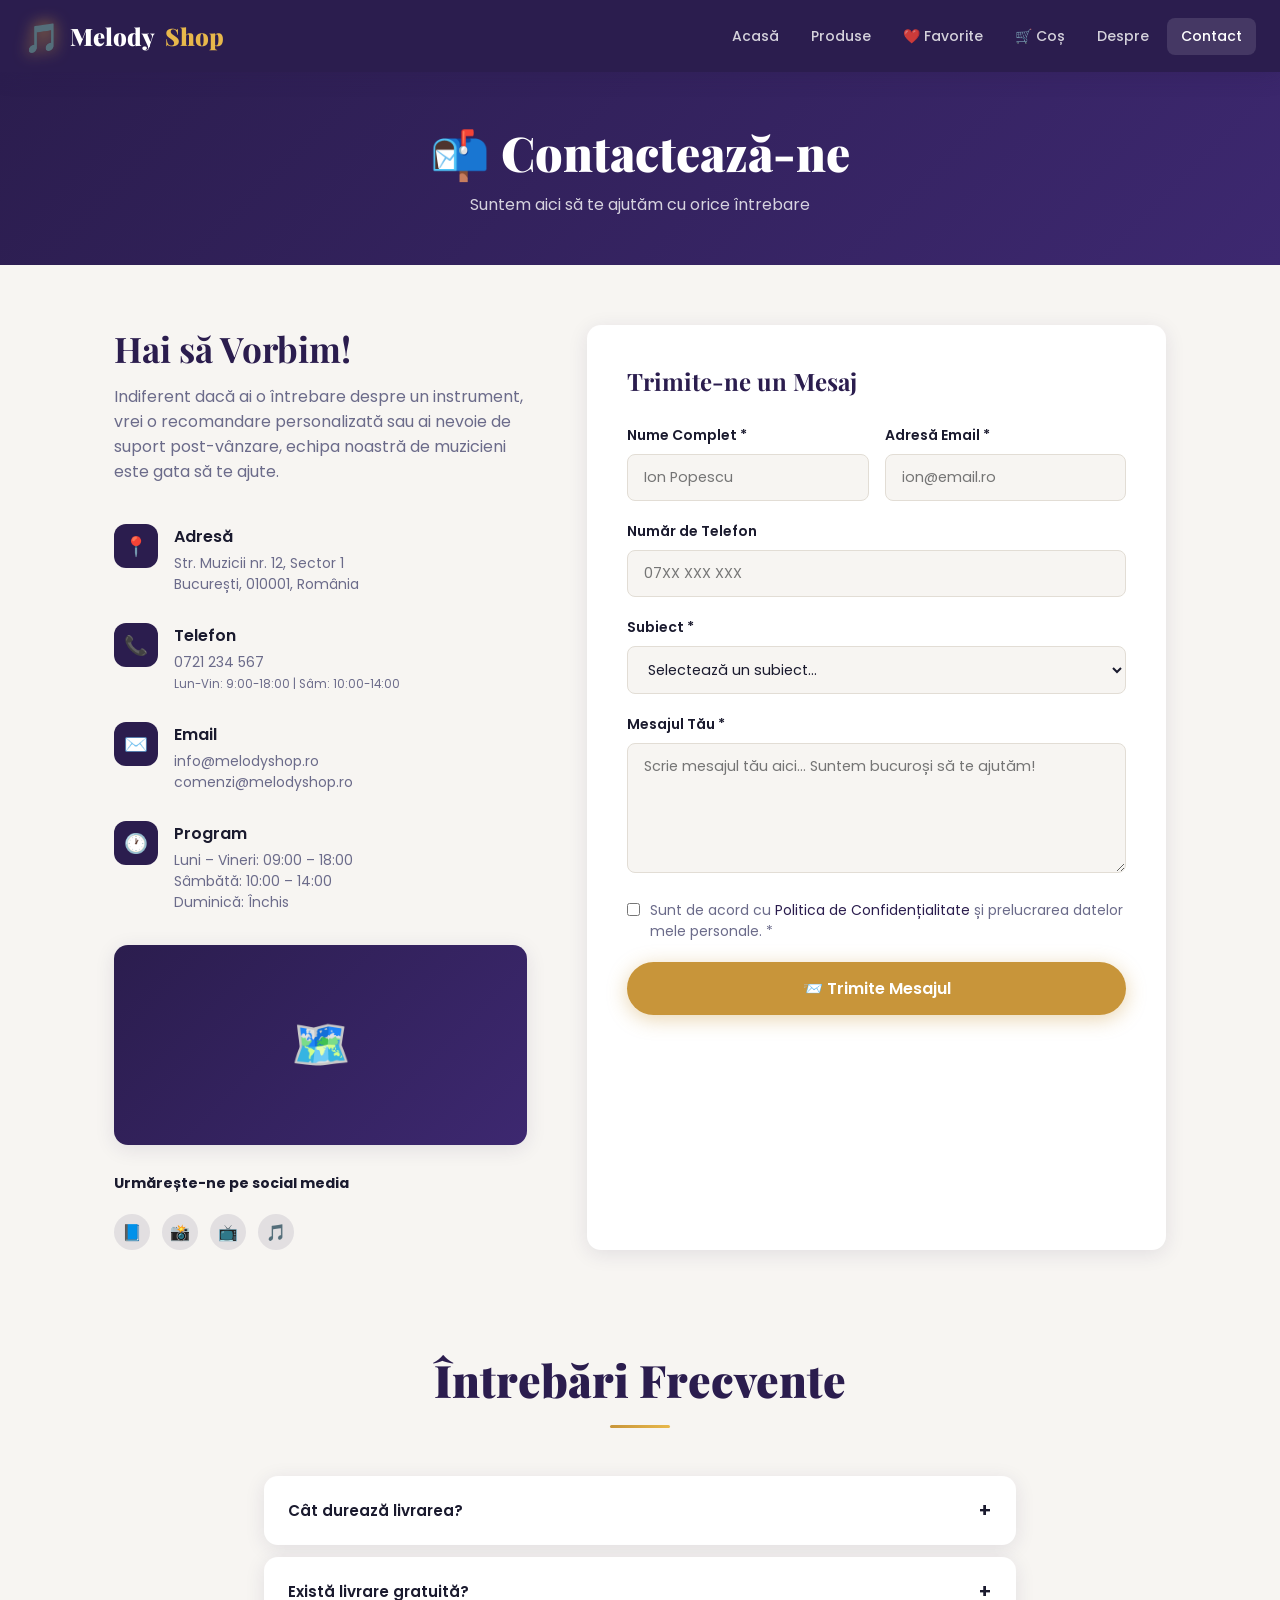
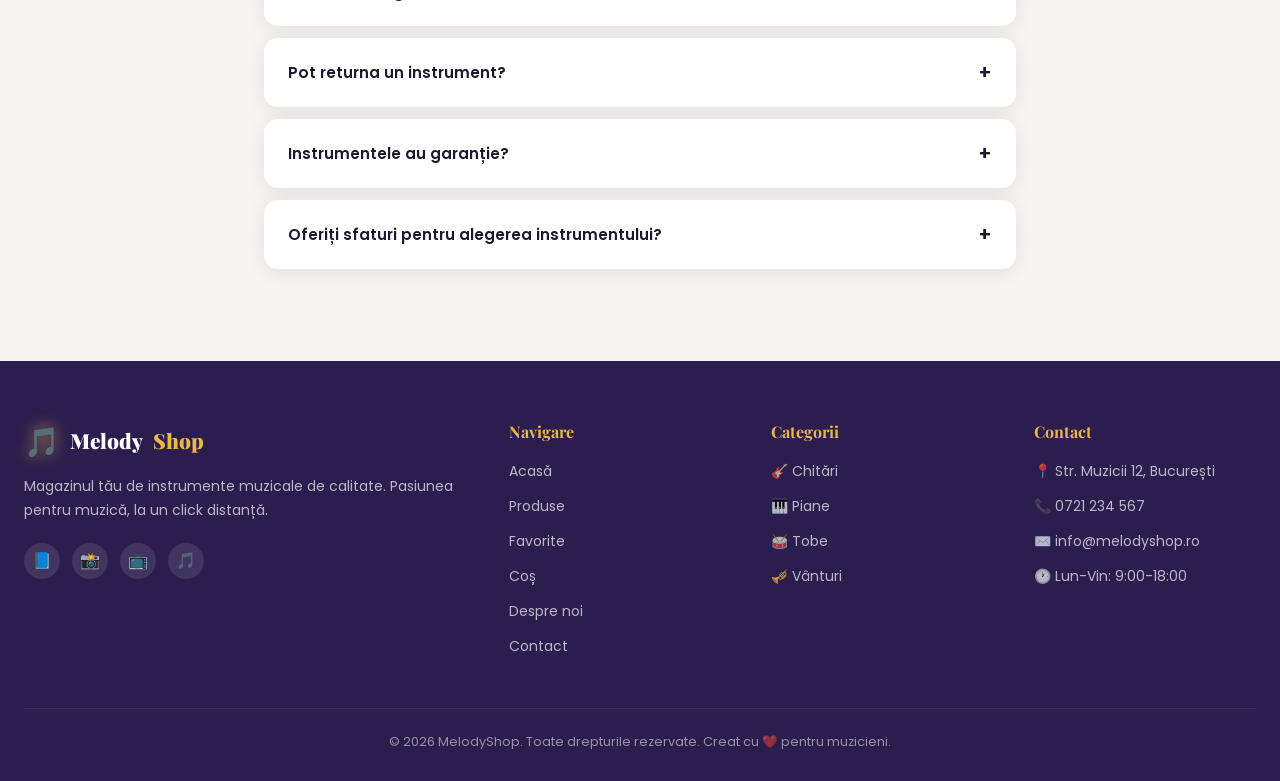
<file: contact.html>
<!DOCTYPE html>
<html lang="ro">
<head>
  <meta charset="UTF-8">
  <meta name="viewport" content="width=device-width, initial-scale=1.0">
  <title>Contact – MelodyShop</title>
  <link rel="stylesheet" href="style.css">
  <link rel="stylesheet" href="responsive.css">
</head>
<body>

<main>
  <div class="page-title-bar">
    <h1>📬 Contactează-ne</h1>
    <p>Suntem aici să te ajutăm cu orice întrebare</p>
  </div>

  <div class="contact-layout">
    <!-- CONTACT INFO -->
    <div class="contact-info">
      <h1>Hai să Vorbim!</h1>
      <p>Indiferent dacă ai o întrebare despre un instrument, vrei o recomandare personalizată sau ai nevoie de suport post-vânzare, echipa noastră de muzicieni este gata să te ajute.</p>
      
      <div class="contact-item">
        <div class="contact-icon">📍</div>
        <div class="contact-item-text">
          <h4>Adresă</h4>
          <p>Str. Muzicii nr. 12, Sector 1<br>București, 010001, România</p>
        </div>
      </div>
      
      <div class="contact-item">
        <div class="contact-icon">📞</div>
        <div class="contact-item-text">
          <h4>Telefon</h4>
          <p>0721 234 567<br><small style="color:var(--text-muted);">Lun-Vin: 9:00-18:00 | Sâm: 10:00-14:00</small></p>
        </div>
      </div>
      
      <div class="contact-item">
        <div class="contact-icon">✉️</div>
        <div class="contact-item-text">
          <h4>Email</h4>
          <p>info@melodyshop.ro<br>comenzi@melodyshop.ro</p>
        </div>
      </div>
      
      <div class="contact-item">
        <div class="contact-icon">🕐</div>
        <div class="contact-item-text">
          <h4>Program</h4>
          <p>Luni – Vineri: 09:00 – 18:00<br>Sâmbătă: 10:00 – 14:00<br>Duminică: Închis</p>
        </div>
      </div>
      
      <div class="contact-map">
        🗺️
      </div>
      
      <div style="margin-top: 28px;">
        <h4 style="margin-bottom: 12px; font-size: 0.875rem;">Urmărește-ne pe social media</h4>
        <div class="footer-social">
          <a href="#" class="social-btn" aria-label="Facebook" style="background: rgba(43,29,78,0.1);">📘</a>
          <a href="#" class="social-btn" aria-label="Instagram" style="background: rgba(43,29,78,0.1);">📸</a>
          <a href="#" class="social-btn" aria-label="YouTube" style="background: rgba(43,29,78,0.1);">📺</a>
          <a href="#" class="social-btn" aria-label="TikTok" style="background: rgba(43,29,78,0.1);">🎵</a>
        </div>
      </div>
    </div>
    
    <!-- CONTACT FORMULAR -->
    <div class="contact-form-wrap">
      <h2>Trimite-ne un Mesaj</h2>
      
      <div id="formSuccess" class="form-success">
        <span>✅</span>
        <strong>Mesaj trimis cu succes!</strong>
        <p style="margin-top:8px; font-size:0.875rem; color: #2e7d32;">Îți mulțumim pentru mesaj! Te vom contacta în cel mult 24 de ore.</p>
      </div>
      
      <form id="contactForm" novalidate>
        <div class="form-row">
          <div class="form-group" id="grpNume">
            <label for="inpNume">Nume Complet *</label>
            <input type="text" id="inpNume" placeholder="Ion Popescu" autocomplete="name">
            <div class="form-error">Te rugăm să introduci numele tău.</div>
          </div>
          <div class="form-group" id="grpEmail">
            <label for="inpEmail">Adresă Email *</label>
            <input type="email" id="inpEmail" placeholder="ion@email.ro" autocomplete="email">
            <div class="form-error">Te rugăm să introduci un email valid.</div>
          </div>
        </div>
        
        <div class="form-group" id="grpTel">
          <label for="inpTel">Număr de Telefon</label>
          <input type="tel" id="inpTel" placeholder="07XX XXX XXX" autocomplete="tel">
        </div>
        
        <div class="form-group" id="grpSubiect">
          <label for="inpSubiect">Subiect *</label>
          <select id="inpSubiect">
            <option value="">Selectează un subiect...</option>
            <option>Informații despre un produs</option>
            <option>Comandă și livrare</option>
            <option>Retur și garanție</option>
            <option>Suport tehnic</option>
            <option>Colaborare / Parteneriat</option>
            <option>Altele</option>
          </select>
          <div class="form-error">Te rugăm să selectezi un subiect.</div>
        </div>
        
        <div class="form-group" id="grpMesaj">
          <label for="inpMesaj">Mesajul Tău *</label>
          <textarea id="inpMesaj" placeholder="Scrie mesajul tău aici... Suntem bucuroși să te ajutăm!"></textarea>
          <div class="form-error">Te rugăm să introduci un mesaj (minim 10 caractere).</div>
        </div>
        
        <div style="display: flex; align-items: flex-start; gap: 10px; margin-bottom: 20px; font-size: 0.875rem; color: var(--text-muted);">
          <input type="checkbox" id="gdpr" style="margin-top: 3px; accent-color: var(--primary);">
          <label for="gdpr">Sunt de acord cu <a href="#" style="color: var(--primary);">Politica de Confidențialitate</a> și prelucrarea datelor mele personale. *</label>
        </div>
        <div id="grpGdpr" style="display:none; color: #e05252; font-size: 0.8rem; margin-bottom: 12px;">⚠️ Trebuie să accepți termenii pentru a trimite mesajul.</div>
        
        <button type="submit" class="btn-primary" style="width: 100%; justify-content: center; border: none; font-size: 1rem;">
          📨 Trimite Mesajul
        </button>
      </form>
    </div>
  </div>

  <!-- INTREBARI FRECVENTE -->
  <div style="max-width: 800px; margin: 0 auto; padding: 40px 24px 80px;">
    <div class="section-header">
      <h2>Întrebări Frecvente</h2>
      <div class="separator"></div>
    </div>
    <div id="faqList"></div>
  </div>
</main>

<script src="produse.js"></script>
<script src="utils.js"></script>
<script src="layout.js"></script>
<script>
  // DATE
  const faqs = [
    { q: "Cât durează livrarea?", a: "Livrăm în 1-3 zile lucrătoare în toată România. Instrumentele mari (tobe, piane) pot necesita 3-5 zile." },
    { q: "Există livrare gratuită?", a: "Da! Oferim livrare gratuită pentru comenzile de peste 500 lei. Sub această sumă, costul livrării este de 25 lei." },
    { q: "Pot returna un instrument?", a: "Absolut! Ai 30 de zile de la livrare pentru a returna orice produs în starea originală. Returnarea este gratuită." },
    { q: "Instrumentele au garanție?", a: "Toate produsele beneficiază de minim 24 luni garanție de la producător. Unele branduri oferă garanție extinsă." },
    { q: "Oferiți sfaturi pentru alegerea instrumentului?", a: "Cu drag! Poți suna la 0721 234 567 sau scrie pe chat-ul de pe site. Echipa noastră de muzicieni te va ghida." }
  ];
  
  document.getElementById('faqList').innerHTML = faqs.map((faq, i) => `
    <div style="background:var(--bg-card); border-radius: var(--radius); margin-bottom: 12px; box-shadow: var(--shadow); overflow: hidden;">
      <button style="width:100%; text-align:left; padding: 20px 24px; font-weight:600; font-size:0.95rem; display:flex; justify-content:space-between; align-items:center; background:transparent; color:var(--text);"
        onclick="toggleFaq(${i})">
        ${faq.q}
        <span id="faqIcon${i}" style="font-size:1.2rem; transition: transform 0.3s;">+</span>
      </button>
      <div id="faqAns${i}" style="display:none; padding: 0 24px 20px; color: var(--text-muted); line-height:1.7; font-size:0.9rem;">
        ${faq.a}
      </div>
    </div>`).join('');
  
  function toggleFaq(i) {
    const ans = document.getElementById(`faqAns${i}`);
    const icon = document.getElementById(`faqIcon${i}`);
    const isOpen = ans.style.display !== 'none';
    ans.style.display = isOpen ? 'none' : 'block';
    icon.textContent = isOpen ? '+' : '−';
    icon.style.transform = isOpen ? '' : 'rotate(180deg)';
  }

  // VALIDARE
  document.getElementById('contactForm').addEventListener('submit', function(e) {
    e.preventDefault();
    let valid = true;
    
    const nume = document.getElementById('inpNume').value.trim();
    const email = document.getElementById('inpEmail').value.trim();
    const subiect = document.getElementById('inpSubiect').value;
    const mesaj = document.getElementById('inpMesaj').value.trim();
    const gdpr = document.getElementById('gdpr').checked;
    
    // VALIDARE
    const setValid = (id, ok) => {
      document.getElementById(id).classList.toggle('invalid', !ok);
      if (!ok) valid = false;
    };
    
    setValid('grpNume', nume.length >= 2);
    setValid('grpEmail', /^[^\s@]+@[^\s@]+\.[^\s@]+$/.test(email));
    setValid('grpSubiect', subiect !== '');
    setValid('grpMesaj', mesaj.length >= 10);
    
    const gdprWarn = document.getElementById('grpGdpr');
    if (!gdpr) { gdprWarn.style.display = 'block'; valid = false; }
    else gdprWarn.style.display = 'none';
    
    if (valid) {
      this.style.display = 'none';
      document.getElementById('formSuccess').style.display = 'block';
    }
  });
  
  // Remove validation on input
  document.querySelectorAll('#contactForm input, #contactForm textarea, #contactForm select').forEach(el => {
    el.addEventListener('input', function() {
      const grp = this.closest('.form-group');
      if (grp) grp.classList.remove('invalid');
    });
  });
</script>
</body>
</html>
</file>
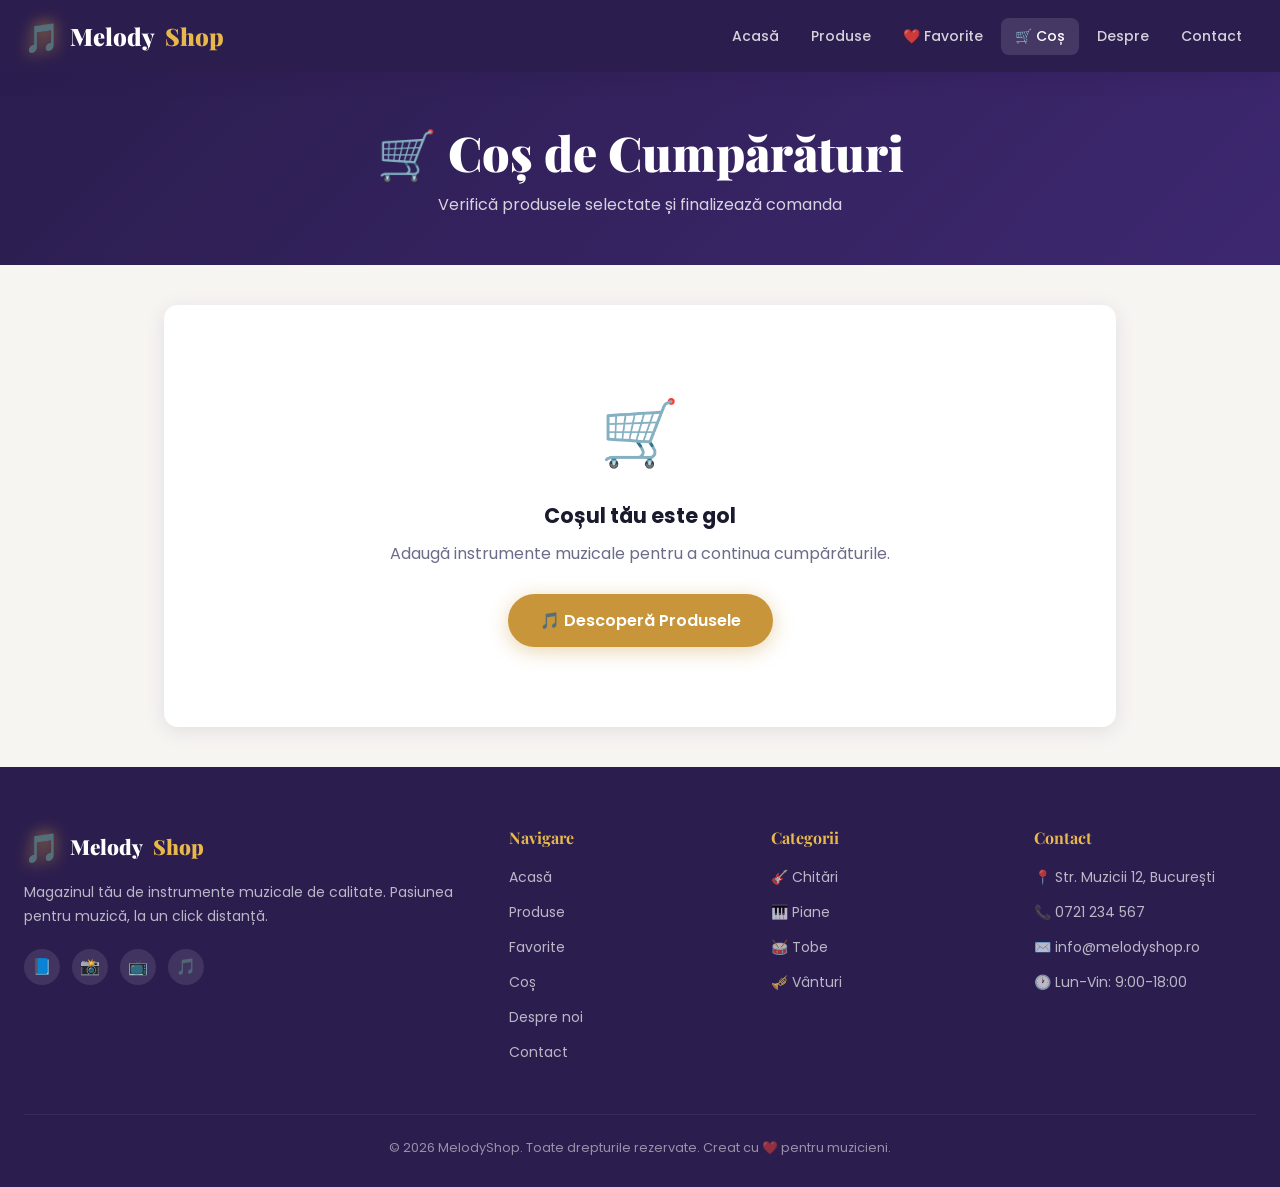
<file: cos.html>
<!DOCTYPE html>
<html lang="ro">
<head>
  <meta charset="UTF-8">
  <meta name="viewport" content="width=device-width, initial-scale=1.0">
  <title>Coș de Cumpărături – MelodyShop</title>
  <link rel="stylesheet" href="style.css">
  <link rel="stylesheet" href="responsive.css">
</head>
<body>

<main>
  <div class="page-title-bar">
    <h1>🛒 Coș de Cumpărături</h1>
    <p>Verifică produsele selectate și finalizează comanda</p>
  </div>

  <div class="cos-layout">
    <div id="cosContent"></div>
  </div>
</main>

<script src="produse.js"></script>
<script src="utils.js"></script>
<script src="layout.js"></script>
<script>
  function renderCos() {
    const cos = getCos();
    const container = document.getElementById('cosContent');
    
    if (cos.length === 0) {
      container.innerHTML = `
        <div class="cos-empty">
          <span>🛒</span>
          <h3>Coșul tău este gol</h3>
          <p>Adaugă instrumente muzicale pentru a continua cumpărăturile.</p>
          <a href="produse.html" class="btn-primary">🎵 Descoperă Produsele</a>
        </div>`;
      return;
    }
    
    let html = '';
    let total = 0;
    
    cos.forEach(item => {
      const p = produse.find(x => x.id === item.id);
      if (!p) return;
      const pret = p.pretRedus || p.pret;
      const subtotal = pret * item.cantitate;
      total += subtotal;
      
      html += `
        <div class="cos-item" id="cosItem_${p.id}">
          <img src="${p.imagine}" alt="${p.nume}" class="cos-img">
          <div class="cos-info">
            <h4><a href="produs.html?id=${p.id}">${p.nume}</a></h4>
            <div class="categoria">${p.categorie}</div>
            <div style="margin-top: 4px; font-size: 0.85rem; color: var(--text-muted);">
              Preț/buc: <strong>${formatPret(pret)}</strong>
              ${p.pretRedus ? `<span style="text-decoration:line-through; margin-left: 6px; color: #aaa;">${formatPret(p.pret)}</span>` : ''}
            </div>
          </div>
          <div class="cos-cantitate">
            <button class="cant-btn" onclick="schimbaCantitate(${p.id}, -1)">−</button>
            <input class="cant-nr" type="number" value="${item.cantitate}" min="1" max="${p.stoc}"
              onchange="setCantitate(${p.id}, parseInt(this.value))">
            <button class="cant-btn" onclick="schimbaCantitate(${p.id}, 1)">+</button>
          </div>
          <div class="cos-pret">${formatPret(subtotal)}</div>
          <button class="btn-sterge" onclick="stergeItem(${p.id})" title="Șterge din coș">🗑️</button>
        </div>`;
    });
    
    html += `
      <div class="cos-footer">
        <div>
          <div class="total-text">Total comandă (${cos.length} produs${cos.length !== 1 ? 'e' : ''})</div>
          <div class="total-sum">${formatPret(total)}</div>
          <div style="font-size:0.8rem; color: var(--text-muted); margin-top: 4px;">Include TVA. Livrare gratuită peste 500 lei.</div>
        </div>
        <div class="cos-btns">
          <button class="btn-clear" onclick="clearCos()">🗑️ Golește coșul</button>
          <button class="btn-checkout" onclick="checkout()">✅ Finalizează comanda →</button>
        </div>
      </div>`;
    
    container.innerHTML = html;
  }

  function schimbaCantitate(id, delta) {
    const cos = getCos();
    const item = cos.find(i => i.id === id);
    if (!item) return;
    const p = produse.find(x => x.id === id);
    const nouaCantitate = item.cantitate + delta;
    if (nouaCantitate < 1) { stergeItem(id); return; }
    if (nouaCantitate > p.stoc) { showNotif(`Stoc maxim disponibil: ${p.stoc} bucăți`); return; }
    updateCantitate(id, nouaCantitate);
    renderCos();
  }

  function setCantitate(id, val) {
    const p = produse.find(x => x.id === id);
    if (isNaN(val) || val < 1) val = 1;
    if (val > p.stoc) { val = p.stoc; showNotif(`Stoc maxim: ${p.stoc}`); }
    updateCantitate(id, val);
    renderCos();
  }

  function stergeItem(id) {
    stergedinCos(id);
    showNotif('Produs eliminat din coș');
    renderCos();
  }

  function clearCos() {
    if (confirm('Ești sigur că vrei să golești coșul?')) {
      salveazaCos([]);
      renderCos();
      showNotif('Coșul a fost golit');
    }
  }

  function checkout() {
    alert('🎉 Mulțumim pentru comandă!\n\nÎn prezent procesarea plăților online este în lucru. Te vom contacta în curând!\n\nMelodyShop ❤️');
  }

  document.addEventListener('DOMContentLoaded', renderCos);
</script>
</body>
</html>
</file>
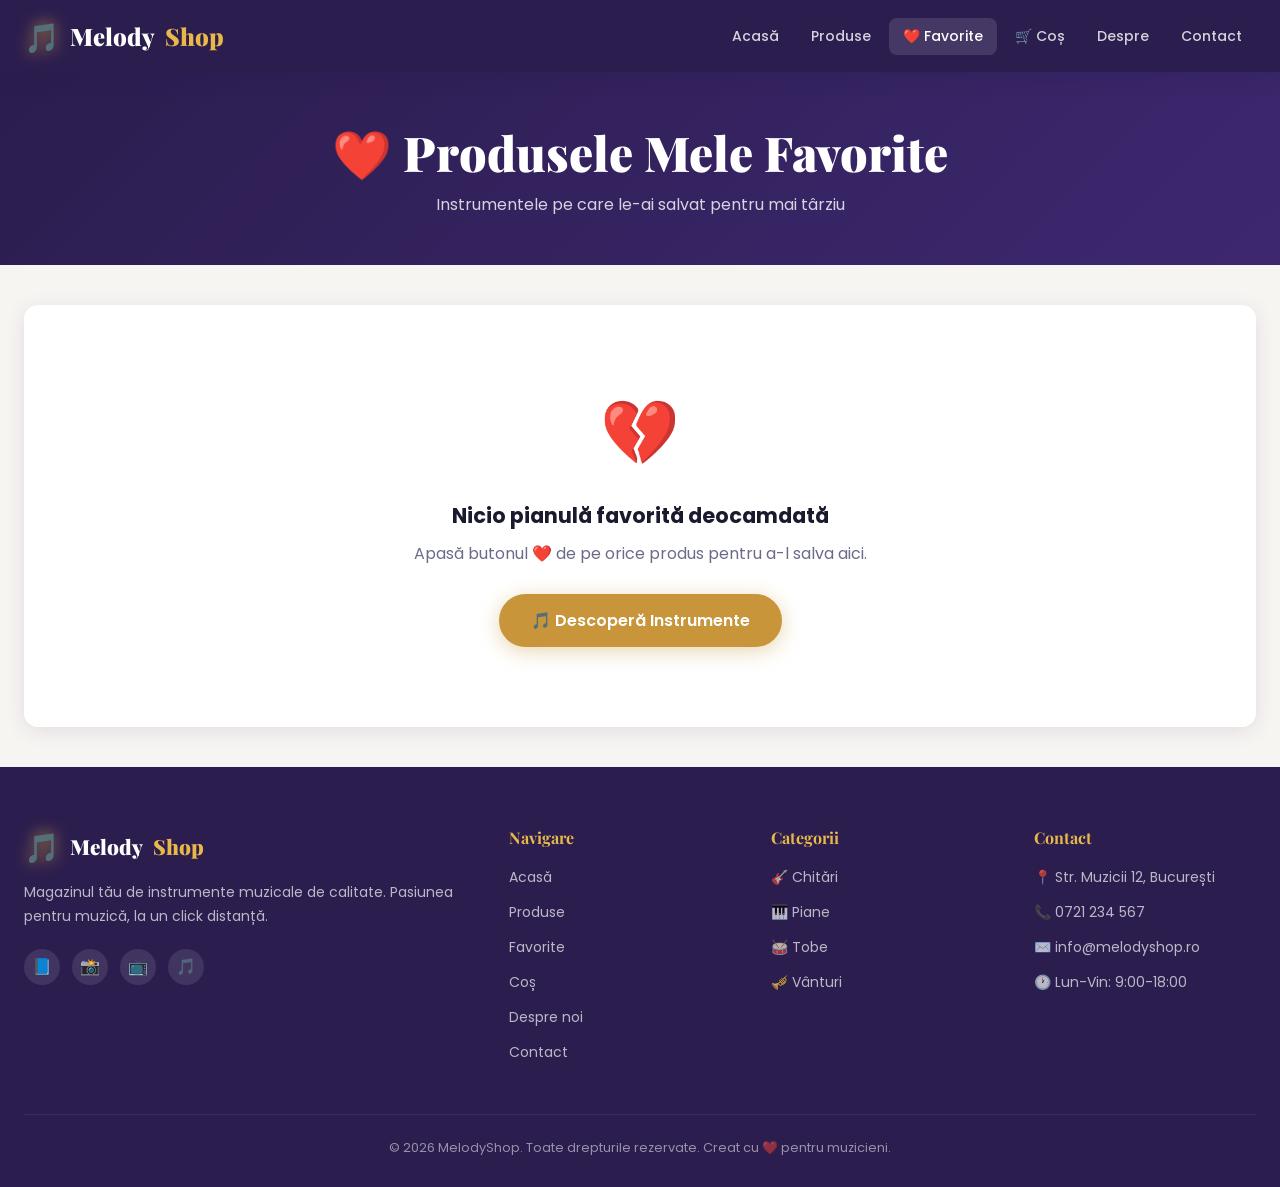
<file: favorite.html>
<!DOCTYPE html>
<html lang="ro">
<head>
  <meta charset="UTF-8">
  <meta name="viewport" content="width=device-width, initial-scale=1.0">
  <title>Favorite – MelodyShop</title>
  <link rel="stylesheet" href="style.css">
  <link rel="stylesheet" href="responsive.css">
</head>
<body>

<main>
  <div class="page-title-bar">
    <h1>❤️ Produsele Mele Favorite</h1>
    <p>Instrumentele pe care le-ai salvat pentru mai târziu</p>
  </div>

  <div class="fav-layout">
    <div id="favContent"></div>
  </div>
</main>

<script src="produse.js"></script>
<script src="utils.js"></script>
<script src="layout.js"></script>
<script>
  function renderFavorite() {
    const fav = getFavorite();
    const container = document.getElementById('favContent');
    
    if (fav.length === 0) {
      container.innerHTML = `
        <div class="fav-empty">
          <span>💔</span>
          <h3>Nicio pianulă favorită deocamdată</h3>
          <p>Apasă butonul ❤️ de pe orice produs pentru a-l salva aici.</p>
          <a href="produse.html" class="btn-primary">🎵 Descoperă Instrumente</a>
        </div>`;
      return;
    }

    const produseFav = fav.map(id => produse.find(p => p.id === id)).filter(Boolean);
    
    let html = `
      <div style="display: flex; justify-content: space-between; align-items: center; margin-bottom: 24px; flex-wrap: wrap; gap: 12px;">
        <div style="font-size: 0.9rem; color: var(--text-muted);">${produseFav.length} produs${produseFav.length !== 1 ? 'e' : ''} în favorite</div>
        <button class="btn-clear" onclick="clearFavorite()">🗑️ Șterge toate favoritele</button>
      </div>`;
    
    // Favorites grid with extra actions
    html += `<div class="cards-grid" id="favGrid">`;
    produseFav.forEach(p => {
      const pret = p.pretRedus || p.pret;
      html += `
        <div class="card-produs" id="favCard_${p.id}">
          ${p.popular ? '<span class="badge-popular">⭐ Popular</span>' : ''}
          ${p.pretRedus ? '<span class="badge-reducere">Sale</span>' : ''}
          <a href="produs.html?id=${p.id}" class="card-img-link">
            <img src="${p.imagine}" alt="${p.nume}" class="card-img" loading="lazy">
          </a>
          <div class="card-body">
            <a href="produs.html?id=${p.id}" class="card-titlu">${p.nume}</a>
            <div class="card-rating">${getRating(p.rating)} <span class="rating-val">${p.rating}</span></div>
            <p class="card-desc">${p.descriereScurta}</p>
            <div class="card-pret">
              ${p.pretRedus ? `<span class="pret-vechi">${formatPret(p.pret)}</span>` : ''}
              <span class="pret-nou">${formatPret(pret)}</span>
            </div>
            <div class="card-actiuni" style="flex-direction: column; gap: 8px;">
              <button class="btn-cos" onclick="mutaInCosHandler(${p.id})">🛒 Mută în Coș</button>
              <button style="width:100%; padding: 8px; border: 1px solid #e05252; color: #e05252; border-radius: 8px; font-size: 0.8rem; font-weight: 600; background: transparent; cursor: pointer; transition: all 0.2s;"
                onmouseover="this.style.background='#fff0f0'"
                onmouseout="this.style.background='transparent'"
                onclick="eliminaDinFav(${p.id})">💔 Elimină din Favorite</button>
            </div>
          </div>
        </div>`;
    });
    html += `</div>`;
    
    container.innerHTML = html;
  }

  function mutaInCosHandler(id) {
    mutaInCos(id);
    showNotif('Produs mutat în coș! 🛒');
    renderFavorite();
  }

  function eliminaDinFav(id) {
    const fav = getFavorite().filter(x => x !== id);
    salveazaFavorite(fav);
    showNotif('Eliminat din favorite');
    renderFavorite();
  }

  function clearFavorite() {
    if (confirm('Ești sigur că vrei să ștergi toate favoritele?')) {
      salveazaFavorite([]);
      renderFavorite();
      showNotif('Lista de favorite a fost golită');
    }
  }

  document.addEventListener('DOMContentLoaded', renderFavorite);
</script>
</body>
</html>
</file>
<file: style.css>
/* fonturi*/
@import url('https://fonts.googleapis.com/css2?family=Playfair+Display:wght@400;700;900&family=Poppins:wght@300;400;500;600&display=swap');

/* Variabile */
:root {
  --primary: #2B1D4E;
  --primary-light: #3D2870;
  --accent: #C8953A;
  --accent-light: #E8B84B;
  --bg: #F7F5F2;
  --bg-card: #FFFFFF;
  --text: #1A1A2E;
  --text-muted: #6B6B8A;
  --border: #E2DDD5;
  --shadow: 0 4px 20px rgba(43,29,78,0.10);
  --shadow-hover: 0 8px 32px rgba(43,29,78,0.18);
  --radius: 14px;
  --radius-sm: 8px;
  --transition: all 0.3s cubic-bezier(.4,0,.2,1);
}

/* Resetare */
*, *::before, *::after { box-sizing: border-box; margin: 0; padding: 0; }
html { scroll-behavior: smooth; }
body {
  font-family: 'Poppins', sans-serif;
  background: var(--bg);
  color: var(--text);
  min-height: 100vh;
  display: flex;
  flex-direction: column;
}
a { color: inherit; text-decoration: none; }
ul { list-style: none; }
img { max-width: 100%; display: block; }
button { cursor: pointer; border: none; background: none; font-family: inherit; }

/*  HEADER */
.site-header {
  background: var(--primary);
  position: sticky;
  top: 0;
  z-index: 1000;
  box-shadow: 0 2px 20px rgba(43,29,78,0.3);
}
.header-inner {
  max-width: 1280px;
  margin: 0 auto;
  padding: 0 24px;
  height: 72px;
  display: flex;
  align-items: center;
  justify-content: space-between;
  gap: 24px;
}
.logo {
  display: flex;
  align-items: center;
  gap: 10px;
  font-family: 'Playfair Display', serif;
  font-weight: 900;
  font-size: 1.5rem;
  color: #fff;
  white-space: nowrap;
  flex-shrink: 0;
}
.logo-icon {
  font-size: 1.8rem;
  filter: drop-shadow(0 0 8px var(--accent));
}
.logo span { color: var(--accent-light); }

.nav-menu {
  display: flex;
  align-items: center;
  gap: 4px;
}
.nav-link {
  color: rgba(255,255,255,0.8);
  font-size: 0.875rem;
  font-weight: 500;
  padding: 8px 14px;
  border-radius: var(--radius-sm);
  transition: var(--transition);
  white-space: nowrap;
}
.nav-link:hover, .nav-link.active {
  color: #fff;
  background: rgba(255,255,255,0.12);
}
.nav-link-icon {
  display: flex;
  align-items: center;
  gap: 6px;
  position: relative;
}
.cart-badge {
  background: var(--accent);
  color: #fff;
  font-size: 0.65rem;
  font-weight: 700;
  width: 18px;
  height: 18px;
  border-radius: 50%;
  display: flex;
  align-items: center;
  justify-content: center;
  position: absolute;
  top: -8px;
  right: -10px;
}
.hamburger {
  display: none;
  flex-direction: column;
  gap: 5px;
  padding: 8px;
  cursor: pointer;
}
.hamburger span {
  width: 24px;
  height: 2px;
  background: #fff;
  border-radius: 2px;
  transition: var(--transition);
}
.hamburger.open span:nth-child(1) { transform: rotate(45deg) translateY(7px); }
.hamburger.open span:nth-child(2) { opacity: 0; }
.hamburger.open span:nth-child(3) { transform: rotate(-45deg) translateY(-7px); }

/*  MAIN */
main { flex: 1; }

/* FOOTER  */
.site-footer {
  background: var(--primary);
  color: rgba(255,255,255,0.85);
  padding: 60px 24px 30px;
  margin-top: auto;
}
.footer-inner {
  max-width: 1280px;
  margin: 0 auto;
  display: grid;
  grid-template-columns: 2fr 1fr 1fr 1fr;
  gap: 40px;
}
.footer-brand .logo { font-size: 1.3rem; margin-bottom: 16px; }
.footer-brand p { font-size: 0.875rem; line-height: 1.7; opacity: 0.8; }
.footer-social { display: flex; gap: 12px; margin-top: 20px; }
.social-btn {
  width: 36px; height: 36px;
  border-radius: 50%;
  background: rgba(255,255,255,0.1);
  display: flex; align-items: center; justify-content: center;
  font-size: 1rem;
  transition: var(--transition);
}
.social-btn:hover { background: var(--accent); }
.footer-col h4 {
  font-family: 'Playfair Display', serif;
  font-size: 1rem;
  margin-bottom: 16px;
  color: var(--accent-light);
}
.footer-col ul li { margin-bottom: 10px; }
.footer-col ul li a { font-size: 0.875rem; opacity: 0.8; transition: opacity 0.2s; }
.footer-col ul li a:hover { opacity: 1; color: var(--accent-light); }
.footer-bottom {
  max-width: 1280px;
  margin: 40px auto 0;
  padding-top: 24px;
  border-top: 1px solid rgba(255,255,255,0.1);
  text-align: center;
  font-size: 0.8rem;
  opacity: 0.6;
}

/*  HERO  */
.hero {
  background: linear-gradient(135deg, var(--primary) 0%, var(--primary-light) 50%, #1a1040 100%);
  padding: 100px 24px;
  text-align: center;
  position: relative;
  overflow: hidden;
}
.hero::before {
  content: '';
  position: absolute; inset: 0;
  background: url("data:image/svg+xml,%3Csvg width='60' height='60' viewBox='0 0 60 60' xmlns='http://www.w3.org/2000/svg'%3E%3Cg fill='none' fill-rule='evenodd'%3E%3Cg fill='%23ffffff' fill-opacity='0.03'%3E%3Ccircle cx='30' cy='30' r='4'/%3E%3C/g%3E%3C/g%3E%3C/svg%3E");
}
.hero-content { position: relative; max-width: 700px; margin: 0 auto; }
.hero h1 {
  font-family: 'Playfair Display', serif;
  font-size: clamp(2.5rem, 6vw, 4.5rem);
  font-weight: 900;
  color: #fff;
  line-height: 1.15;
  margin-bottom: 20px;
}
.hero h1 .highlight { color: var(--accent-light); }
.hero p {
  font-size: 1.15rem;
  color: rgba(255,255,255,0.8);
  margin-bottom: 36px;
  line-height: 1.7;
}
.btn-primary {
  display: inline-flex;
  align-items: center;
  gap: 8px;
  background: var(--accent);
  color: #fff;
  font-weight: 600;
  font-size: 1rem;
  padding: 14px 32px;
  border-radius: 50px;
  transition: var(--transition);
  box-shadow: 0 4px 20px rgba(200,149,58,0.4);
}
.btn-primary:hover {
  background: var(--accent-light);
  transform: translateY(-2px);
  box-shadow: 0 8px 30px rgba(200,149,58,0.5);
}
.btn-secondary {
  display: inline-flex;
  align-items: center;
  gap: 8px;
  background: rgba(255,255,255,0.1);
  color: #fff;
  border: 1px solid rgba(255,255,255,0.3);
  font-weight: 500;
  font-size: 0.95rem;
  padding: 12px 28px;
  border-radius: 50px;
  transition: var(--transition);
  backdrop-filter: blur(10px);
}
.btn-secondary:hover {
  background: rgba(255,255,255,0.2);
  transform: translateY(-2px);
}
.hero-btns { display: flex; gap: 16px; justify-content: center; flex-wrap: wrap; }

/* SECTION  */
.section { padding: 80px 24px; }
.section-inner { max-width: 1280px; margin: 0 auto; }
.section-header {
  text-align: center;
  margin-bottom: 48px;
}
.section-header h2 {
  font-family: 'Playfair Display', serif;
  font-size: clamp(1.8rem, 4vw, 2.8rem);
  font-weight: 900;
  color: var(--primary);
  margin-bottom: 12px;
}
.section-header p {
  color: var(--text-muted);
  font-size: 1rem;
}
.separator {
  width: 60px;
  height: 3px;
  background: linear-gradient(90deg, var(--accent), var(--accent-light));
  border-radius: 2px;
  margin: 16px auto 0;
}

/*  CARDS GRID  */
.cards-grid {
  display: grid;
  grid-template-columns: repeat(4, 1fr);
  gap: 24px;
}
.card-produs {
  background: var(--bg-card);
  border-radius: var(--radius);
  overflow: hidden;
  box-shadow: var(--shadow);
  transition: var(--transition);
  position: relative;
  display: flex;
  flex-direction: column;
}
.card-produs:hover {
  transform: translateY(-6px);
  box-shadow: var(--shadow-hover);
}
.badge-popular {
  position: absolute;
  top: 12px;
  left: 12px;
  background: var(--primary);
  color: #fff;
  font-size: 0.7rem;
  font-weight: 600;
  padding: 4px 10px;
  border-radius: 50px;
  z-index: 1;
}
.badge-reducere {
  position: absolute;
  top: 12px;
  right: 12px;
  background: #e05252;
  color: #fff;
  font-size: 0.7rem;
  font-weight: 700;
  padding: 4px 10px;
  border-radius: 50px;
  z-index: 1;
}
.card-img-link { display: block; overflow: hidden; }
.card-img {
  width: 100%;
  height: 220px;
  object-fit: cover;
  transition: transform 0.4s ease;
}
.card-produs:hover .card-img { transform: scale(1.05); }
.card-body {
  padding: 18px;
  display: flex;
  flex-direction: column;
  gap: 10px;
  flex: 1;
}
.card-titlu {
  font-weight: 600;
  font-size: 0.95rem;
  color: var(--text);
  line-height: 1.4;
  transition: color 0.2s;
}
.card-titlu:hover { color: var(--primary); }
.card-rating { display: flex; align-items: center; gap: 6px; }
.star { color: #ddd; font-size: 0.9rem; }
.star.filled, .star.half { color: var(--accent); }
.rating-val { font-size: 0.8rem; color: var(--text-muted); }
.card-desc {
  font-size: 0.825rem;
  color: var(--text-muted);
  line-height: 1.5;
  flex: 1;
}
.card-pret {
  display: flex;
  gap: 8px;
  align-items: baseline;
}
.pret-nou {
  font-weight: 700;
  font-size: 1.1rem;
  color: var(--primary);
}
.pret-vechi {
  text-decoration: line-through;
  color: var(--text-muted);
  font-size: 0.9rem;
}
.card-actiuni {
  display: flex;
  gap: 10px;
  margin-top: 4px;
}
.btn-cos {
  flex: 1;
  background: var(--primary);
  color: #fff;
  font-size: 0.825rem;
  font-weight: 600;
  padding: 10px 16px;
  border-radius: var(--radius-sm);
  transition: var(--transition);
}
.btn-cos:hover { background: var(--primary-light); transform: translateY(-1px); }
.btn-fav {
  font-size: 1.2rem;
  width: 40px;
  height: 40px;
  border-radius: var(--radius-sm);
  border: 1px solid var(--border);
  display: flex;
  align-items: center;
  justify-content: center;
  transition: var(--transition);
  background: transparent;
}
.btn-fav:hover { border-color: var(--accent); background: #fff8ee; }
.btn-fav.activ { background: #fff0f0; border-color: #e05252; }

/*  CATEGORII  */
.categories {
  display: grid;
  grid-template-columns: repeat(4, 1fr);
  gap: 20px;
}
.cat-card {
  background: var(--primary);
  border-radius: var(--radius);
  padding: 32px 20px;
  text-align: center;
  color: #fff;
  cursor: pointer;
  transition: var(--transition);
  text-decoration: none;
  display: block;
}
.cat-card:hover { background: var(--primary-light); transform: translateY(-4px); box-shadow: var(--shadow-hover); }
.cat-icon { font-size: 2.5rem; margin-bottom: 12px; }
.cat-name { font-family: 'Playfair Display', serif; font-size: 1.1rem; font-weight: 700; }
.cat-count { font-size: 0.8rem; opacity: 0.7; margin-top: 4px; }

/*  PAGINA PRODUSE  */
.produse-layout {
  display: grid;
  grid-template-columns: 280px 1fr;
  gap: 32px;
  max-width: 1280px;
  margin: 0 auto;
  padding: 40px 24px;
}
.sidebar {
  background: var(--bg-card);
  border-radius: var(--radius);
  padding: 28px;
  box-shadow: var(--shadow);
  height: fit-content;
  position: sticky;
  top: 92px;
}
.sidebar h3 {
  font-family: 'Playfair Display', serif;
  font-size: 1.1rem;
  margin-bottom: 20px;
  color: var(--primary);
}
.filter-group { margin-bottom: 28px; }
.filter-group h4 {
  font-size: 0.85rem;
  font-weight: 600;
  text-transform: uppercase;
  letter-spacing: 0.05em;
  color: var(--text-muted);
  margin-bottom: 12px;
}
.filter-cat { display: flex; flex-direction: column; gap: 8px; }
.filter-cat label {
  display: flex;
  align-items: center;
  gap: 10px;
  font-size: 0.9rem;
  cursor: pointer;
  padding: 8px 12px;
  border-radius: var(--radius-sm);
  transition: background 0.2s;
}
.filter-cat label:hover { background: var(--bg); }
.filter-cat input[type="radio"] { accent-color: var(--primary); }
.pret-inputs { display: flex; gap: 8px; align-items: center; }
.pret-inputs input {
  flex: 1;
  padding: 8px 12px;
  border: 1px solid var(--border);
  border-radius: var(--radius-sm);
  font-size: 0.85rem;
  font-family: 'Poppins', sans-serif;
  width: 100%;
}
.pret-inputs span { color: var(--text-muted); font-size: 0.85rem; }
.rating-filter { display: flex; flex-direction: column; gap: 6px; }
.rating-filter label {
  display: flex; align-items: center; gap: 8px;
  font-size: 0.85rem; cursor: pointer;
  padding: 6px 12px; border-radius: var(--radius-sm);
  transition: background 0.2s;
}
.rating-filter label:hover { background: var(--bg); }
.rating-filter input[type="radio"] { accent-color: var(--primary); }
.btn-reset {
  width: 100%;
  padding: 10px;
  background: var(--bg);
  border: 1px solid var(--border);
  border-radius: var(--radius-sm);
  font-size: 0.85rem;
  font-weight: 600;
  color: var(--text-muted);
  transition: var(--transition);
}
.btn-reset:hover { background: var(--border); color: var(--text); }

.produse-content {}
.produse-header {
  display: flex;
  align-items: center;
  justify-content: space-between;
  margin-bottom: 24px;
  gap: 16px;
  flex-wrap: wrap;
}
.search-bar {
  display: flex;
  flex: 1;
  max-width: 400px;
  border: 1px solid var(--border);
  border-radius: 50px;
  overflow: hidden;
  background: var(--bg-card);
  box-shadow: 0 2px 8px rgba(0,0,0,0.06);
}
.search-bar input {
  flex: 1;
  padding: 12px 20px;
  border: none;
  outline: none;
  font-size: 0.9rem;
  font-family: 'Poppins', sans-serif;
  background: transparent;
}
.search-bar button {
  padding: 10px 18px;
  background: var(--primary);
  color: #fff;
  font-size: 1rem;
  border-radius: 0 50px 50px 0;
  transition: background 0.2s;
}
.search-bar button:hover { background: var(--primary-light); }
.rezultate-info { font-size: 0.85rem; color: var(--text-muted); white-space: nowrap; }
.no-results {
  text-align: center;
  padding: 60px 20px;
  color: var(--text-muted);
}
.no-results span { font-size: 3rem; }
.no-results h3 { font-size: 1.2rem; margin: 16px 0 8px; color: var(--text); }

/* PAGINA COS */
.cos-layout {
  max-width: 1000px;
  margin: 0 auto;
  padding: 40px 24px;
}
.cos-titlu {
  font-family: 'Playfair Display', serif;
  font-size: 2rem;
  color: var(--primary);
  margin-bottom: 32px;
}
.cos-empty {
  text-align: center;
  padding: 80px 20px;
  background: var(--bg-card);
  border-radius: var(--radius);
  box-shadow: var(--shadow);
}
.cos-empty span { font-size: 4rem; }
.cos-empty h3 { font-size: 1.3rem; margin: 20px 0 10px; color: var(--text); }
.cos-empty p { color: var(--text-muted); margin-bottom: 28px; }
.cos-item {
  background: var(--bg-card);
  border-radius: var(--radius);
  padding: 20px 24px;
  display: grid;
  grid-template-columns: 90px 1fr auto auto auto;
  align-items: center;
  gap: 20px;
  box-shadow: var(--shadow);
  margin-bottom: 16px;
  transition: var(--transition);
}
.cos-item:hover { box-shadow: var(--shadow-hover); }
.cos-img {
  width: 90px;
  height: 90px;
  object-fit: cover;
  border-radius: var(--radius-sm);
}
.cos-info {}
.cos-info h4 { font-weight: 600; font-size: 1rem; margin-bottom: 4px; }
.cos-info .categoria { font-size: 0.8rem; color: var(--text-muted); text-transform: capitalize; }
.cos-cantitate {
  display: flex;
  align-items: center;
  gap: 8px;
}
.cant-btn {
  width: 32px; height: 32px;
  border-radius: 50%;
  border: 1px solid var(--border);
  font-size: 1.1rem;
  font-weight: 700;
  color: var(--primary);
  display: flex; align-items: center; justify-content: center;
  transition: var(--transition);
}
.cant-btn:hover { background: var(--primary); color: #fff; border-color: var(--primary); }
.cant-nr {
  width: 40px;
  text-align: center;
  font-weight: 600;
  font-size: 1rem;
  border: 1px solid var(--border);
  border-radius: var(--radius-sm);
  padding: 4px;
}
.cos-pret { font-weight: 700; font-size: 1.1rem; color: var(--primary); text-align: right; min-width: 100px; }
.btn-sterge {
  color: #e05252;
  font-size: 1.2rem;
  padding: 8px;
  border-radius: var(--radius-sm);
  transition: var(--transition);
}
.btn-sterge:hover { background: #fff0f0; }
.cos-footer {
  background: var(--bg-card);
  border-radius: var(--radius);
  padding: 28px;
  box-shadow: var(--shadow);
  margin-top: 24px;
  display: flex;
  justify-content: space-between;
  align-items: center;
  gap: 20px;
}
.total-text { font-size: 0.9rem; color: var(--text-muted); }
.total-sum { font-family: 'Playfair Display', serif; font-size: 2rem; font-weight: 900; color: var(--primary); }
.cos-btns { display: flex; gap: 12px; }
.btn-checkout {
  background: var(--accent);
  color: #fff;
  font-weight: 700;
  font-size: 1rem;
  padding: 14px 32px;
  border-radius: 50px;
  transition: var(--transition);
  box-shadow: 0 4px 16px rgba(200,149,58,0.35);
}
.btn-checkout:hover { background: var(--accent-light); transform: translateY(-2px); }
.btn-clear {
  background: var(--bg);
  color: var(--text-muted);
  border: 1px solid var(--border);
  font-size: 0.9rem;
  padding: 12px 24px;
  border-radius: 50px;
  transition: var(--transition);
}
.btn-clear:hover { border-color: #e05252; color: #e05252; }

/* PAGINA FAVORITE */
.fav-layout {
  max-width: 1280px;
  margin: 0 auto;
  padding: 40px 24px;
}
.fav-titlu {
  font-family: 'Playfair Display', serif;
  font-size: 2rem;
  color: var(--primary);
  margin-bottom: 32px;
}
.fav-empty {
  text-align: center;
  padding: 80px 20px;
  background: var(--bg-card);
  border-radius: var(--radius);
  box-shadow: var(--shadow);
}
.fav-empty span { font-size: 4rem; }
.fav-empty h3 { font-size: 1.3rem; margin: 20px 0 10px; color: var(--text); }
.fav-empty p { color: var(--text-muted); margin-bottom: 28px; }

/* PAGINA PRODUS */
.produs-detail {
  max-width: 1100px;
  margin: 0 auto;
  padding: 48px 24px;
}
.breadcrumb {
  display: flex;
  gap: 8px;
  align-items: center;
  font-size: 0.85rem;
  color: var(--text-muted);
  margin-bottom: 36px;
}
.breadcrumb a { transition: color 0.2s; }
.breadcrumb a:hover { color: var(--primary); }
.breadcrumb-sep { color: var(--border); }
.detail-grid {
  display: grid;
  grid-template-columns: 1fr 1fr;
  gap: 60px;
  align-items: start;
}
.detail-img-wrap {
  border-radius: var(--radius);
  overflow: hidden;
  box-shadow: var(--shadow-hover);
  position: relative;
}
.detail-img {
  width: 100%;
  height: 460px;
  object-fit: cover;
}
.detail-info {}
.detail-cat {
  display: inline-block;
  background: var(--bg);
  color: var(--primary);
  font-size: 0.8rem;
  font-weight: 600;
  text-transform: capitalize;
  padding: 4px 14px;
  border-radius: 50px;
  margin-bottom: 16px;
  border: 1px solid var(--border);
}
.detail-titlu {
  font-family: 'Playfair Display', serif;
  font-size: clamp(1.6rem, 3vw, 2.4rem);
  font-weight: 900;
  color: var(--primary);
  line-height: 1.2;
  margin-bottom: 16px;
}
.detail-rating {
  display: flex;
  align-items: center;
  gap: 10px;
  font-size: 1rem;
  margin-bottom: 20px;
}
.detail-pret-wrap {
  display: flex;
  gap: 12px;
  align-items: baseline;
  margin-bottom: 24px;
}
.detail-pret-nou { font-family: 'Playfair Display', serif; font-size: 2.2rem; font-weight: 900; color: var(--primary); }
.detail-pret-vechi { text-decoration: line-through; font-size: 1.1rem; color: var(--text-muted); }
.detail-desc {
  font-size: 0.95rem;
  color: var(--text-muted);
  line-height: 1.8;
  margin-bottom: 32px;
  border-top: 1px solid var(--border);
  padding-top: 24px;
}
.detail-stoc {
  display: flex;
  align-items: center;
  gap: 8px;
  font-size: 0.875rem;
  margin-bottom: 28px;
}
.stoc-dot {
  width: 8px; height: 8px;
  border-radius: 50%;
  background: #4CAF50;
}
.stoc-dot.low { background: #FF9800; }
.stoc-dot.out { background: #e05252; }
.detail-actiuni { display: flex; gap: 14px; flex-wrap: wrap; }
.btn-detail-cos {
  flex: 1;
  min-width: 180px;
  background: var(--primary);
  color: #fff;
  font-weight: 700;
  font-size: 1rem;
  padding: 16px 28px;
  border-radius: 50px;
  transition: var(--transition);
  box-shadow: 0 4px 16px rgba(43,29,78,0.25);
  text-align: center;
}
.btn-detail-cos:hover { background: var(--primary-light); transform: translateY(-2px); }
.btn-detail-fav {
  background: transparent;
  border: 2px solid var(--border);
  color: var(--text);
  font-size: 1.3rem;
  width: 56px; height: 56px;
  border-radius: 50%;
  display: flex; align-items: center; justify-content: center;
  transition: var(--transition);
}
.btn-detail-fav:hover, .btn-detail-fav.activ { border-color: #e05252; background: #fff0f0; }

/* PAGINA DESPRE */
.about-hero {
  background: linear-gradient(135deg, var(--primary), var(--primary-light));
  padding: 80px 24px;
  text-align: center;
  color: #fff;
}
.about-hero h1 {
  font-family: 'Playfair Display', serif;
  font-size: clamp(2rem, 5vw, 3.5rem);
  font-weight: 900;
  margin-bottom: 16px;
}
.about-hero p { font-size: 1.1rem; opacity: 0.85; max-width: 600px; margin: 0 auto; }
.about-content {
  max-width: 1000px;
  margin: 0 auto;
  padding: 60px 24px;
}
.about-grid {
  display: grid;
  grid-template-columns: 1fr 1fr;
  gap: 60px;
  margin-bottom: 60px;
  align-items: center;
}
.about-grid img {
  border-radius: var(--radius);
  box-shadow: var(--shadow-hover);
  width: 100%;
  height: 360px;
  object-fit: cover;
}
.about-text h2 {
  font-family: 'Playfair Display', serif;
  font-size: 1.8rem;
  color: var(--primary);
  margin-bottom: 16px;
}
.about-text p {
  color: var(--text-muted);
  line-height: 1.8;
  margin-bottom: 16px;
}
.values-grid {
  display: grid;
  grid-template-columns: repeat(3, 1fr);
  gap: 24px;
  margin-top: 48px;
}
.value-card {
  background: var(--bg-card);
  border-radius: var(--radius);
  padding: 32px 24px;
  text-align: center;
  box-shadow: var(--shadow);
  transition: var(--transition);
}
.value-card:hover { transform: translateY(-4px); box-shadow: var(--shadow-hover); }
.value-icon { font-size: 2.5rem; margin-bottom: 16px; }
.value-card h3 { font-family: 'Playfair Display', serif; font-size: 1.1rem; color: var(--primary); margin-bottom: 10px; }
.value-card p { font-size: 0.875rem; color: var(--text-muted); line-height: 1.6; }
.stats { background: var(--primary); border-radius: var(--radius); padding: 48px; display: grid; grid-template-columns: repeat(4,1fr); gap: 24px; text-align: center; margin-top: 48px; }
.stat-item { color: #fff; }
.stat-nr { font-family: 'Playfair Display', serif; font-size: 2.5rem; font-weight: 900; color: var(--accent-light); }
.stat-label { font-size: 0.85rem; opacity: 0.8; margin-top: 4px; }

/* PAGINA CONTACT */
.contact-layout {
  max-width: 1100px;
  margin: 0 auto;
  padding: 60px 24px;
  display: grid;
  grid-template-columns: 1fr 1.4fr;
  gap: 60px;
}
.contact-info h1 {
  font-family: 'Playfair Display', serif;
  font-size: 2.2rem;
  color: var(--primary);
  margin-bottom: 12px;
}
.contact-info > p { color: var(--text-muted); margin-bottom: 40px; }
.contact-item {
  display: flex;
  gap: 16px;
  margin-bottom: 28px;
  align-items: flex-start;
}
.contact-icon {
  width: 44px; height: 44px;
  background: var(--primary);
  color: #fff;
  border-radius: 12px;
  display: flex; align-items: center; justify-content: center;
  font-size: 1.2rem;
  flex-shrink: 0;
}
.contact-item-text h4 { font-weight: 600; margin-bottom: 4px; }
.contact-item-text p { font-size: 0.875rem; color: var(--text-muted); }
.contact-map {
  margin-top: 32px;
  height: 200px;
  background: linear-gradient(135deg, var(--primary) 0%, var(--primary-light) 100%);
  border-radius: var(--radius);
  display: flex;
  align-items: center;
  justify-content: center;
  color: #fff;
  font-size: 3rem;
  box-shadow: var(--shadow);
}
.contact-form-wrap {
  background: var(--bg-card);
  border-radius: var(--radius);
  padding: 40px;
  box-shadow: var(--shadow);
}
.contact-form-wrap h2 {
  font-family: 'Playfair Display', serif;
  font-size: 1.5rem;
  color: var(--primary);
  margin-bottom: 28px;
}
.form-group { margin-bottom: 20px; }
.form-group label {
  display: block;
  font-size: 0.875rem;
  font-weight: 600;
  margin-bottom: 8px;
  color: var(--text);
}
.form-group input, .form-group textarea, .form-group select {
  width: 100%;
  padding: 12px 16px;
  border: 1px solid var(--border);
  border-radius: var(--radius-sm);
  font-size: 0.9rem;
  font-family: 'Poppins', sans-serif;
  outline: none;
  transition: border-color 0.2s, box-shadow 0.2s;
  background: var(--bg);
  color: var(--text);
}
.form-group input:focus, .form-group textarea:focus {
  border-color: var(--primary);
  box-shadow: 0 0 0 3px rgba(43,29,78,0.1);
  background: #fff;
}
.form-group textarea { resize: vertical; min-height: 130px; }
.form-error { color: #e05252; font-size: 0.8rem; margin-top: 4px; display: none; }
.form-group.invalid input, .form-group.invalid textarea { border-color: #e05252; }
.form-group.invalid .form-error { display: block; }
.form-success {
  background: #f0fff4;
  border: 1px solid #4CAF50;
  border-radius: var(--radius-sm);
  padding: 20px;
  text-align: center;
  color: #2e7d32;
  display: none;
}
.form-success span { font-size: 2rem; display: block; margin-bottom: 8px; }
.form-row { display: grid; grid-template-columns: 1fr 1fr; gap: 16px; }

/* ADAUGARI */
#notif-toast {
  position: fixed;
  bottom: 30px;
  right: 30px;
  background: var(--primary);
  color: #fff;
  padding: 14px 24px;
  border-radius: 50px;
  font-size: 0.9rem;
  font-weight: 500;
  box-shadow: 0 8px 30px rgba(43,29,78,0.3);
  z-index: 9999;
  opacity: 0;
  transform: translateY(20px);
  transition: all 0.35s ease;
  pointer-events: none;
}
#notif-toast.show { opacity: 1; transform: translateY(0); }

/* Titlu pagina */
.page-title-bar {
  background: linear-gradient(135deg, var(--primary), var(--primary-light));
  padding: 48px 24px;
  text-align: center;
  color: #fff;
}
.page-title-bar h1 {
  font-family: 'Playfair Display', serif;
  font-size: clamp(1.8rem, 4vw, 3rem);
  font-weight: 900;
  margin-bottom: 8px;
}
.page-title-bar p { font-size: 1rem; opacity: 0.8; }

/* FEATURED SECTION */
.featured-section { background: var(--bg); }
.featured-section.alt { background: #fff; }
</file>
<file: responsive.css>
/* ===== RESPONSIVE CSS ===== */

/* TABLET (768px - 992px) */
@media (max-width: 992px) {
  .hamburger { display: flex; }
  .nav-menu {
    display: none;
    position: fixed;
    top: 72px;
    left: 0; right: 0;
    background: var(--primary);
    flex-direction: column;
    padding: 20px 24px 30px;
    gap: 8px;
    box-shadow: 0 8px 30px rgba(0,0,0,0.3);
    z-index: 999;
  }
  .nav-menu.open { display: flex; }
  .nav-link { padding: 12px 16px; font-size: 1rem; }
  
  .cards-grid { grid-template-columns: repeat(2, 1fr); }
  .categories { grid-template-columns: repeat(2, 1fr); }
  .footer-inner { grid-template-columns: 1fr 1fr; gap: 32px; }
  
  .produse-layout {
    grid-template-columns: 1fr;
    padding: 24px 16px;
  }
  .sidebar { position: static; }
  
  .detail-grid { grid-template-columns: 1fr; gap: 36px; }
  .detail-img { height: 340px; }
  
  .about-grid { grid-template-columns: 1fr; gap: 36px; }
  .about-grid img { height: 280px; }
  .values-grid { grid-template-columns: 1fr 1fr; }
  .stats { grid-template-columns: 1fr 1fr; }
  
  .contact-layout { grid-template-columns: 1fr; }
  
  .cos-item { grid-template-columns: 80px 1fr; }
  .cos-pret, .cos-cantitate, .btn-sterge { grid-column: 2; }
  .cos-footer { flex-direction: column; text-align: center; }
}

/* MOBILE (< 768px) */
@media (max-width: 767px) {
  .header-inner { padding: 0 16px; height: 64px; }
  .logo { font-size: 1.2rem; }
  
  .hero { padding: 64px 16px; }
  .hero h1 { font-size: 2rem; }
  .hero p { font-size: 1rem; }
  
  .section { padding: 48px 16px; }
  
  .cards-grid { grid-template-columns: 1fr; gap: 16px; }
  .categories { grid-template-columns: 1fr 1fr; gap: 12px; }
  .cat-card { padding: 24px 14px; }
  .cat-icon { font-size: 2rem; }
  
  .footer-inner { grid-template-columns: 1fr; gap: 28px; }
  .footer-bottom { margin-top: 24px; }
  
  .produse-header { flex-direction: column; align-items: stretch; }
  .search-bar { max-width: 100%; }
  
  .cos-layout { padding: 24px 16px; }
  .cos-item {
    grid-template-columns: 80px 1fr;
    grid-template-rows: auto;
    gap: 12px;
    padding: 16px;
  }
  .cos-info { grid-column: 2; }
  .cos-cantitate { grid-column: 1 / -1; }
  .cos-pret { grid-column: 1 / -1; text-align: left; }
  .btn-sterge { position: absolute; top: 12px; right: 12px; }
  .cos-item { position: relative; }
  .cos-footer { padding: 20px 16px; }
  .total-sum { font-size: 1.6rem; }
  .cos-btns { width: 100%; flex-direction: column; }
  .btn-checkout, .btn-clear { text-align: center; justify-content: center; }
  
  .fav-layout { padding: 24px 16px; }
  
  .produs-detail { padding: 28px 16px; }
  .detail-img { height: 260px; }
  .detail-actiuni { flex-direction: column; }
  .btn-detail-cos { text-align: center; min-width: auto; }
  .btn-detail-fav { align-self: flex-start; }
  
  .about-content { padding: 40px 16px; }
  .values-grid { grid-template-columns: 1fr; }
  .stats { grid-template-columns: 1fr 1fr; padding: 32px 20px; }
  
  .contact-layout { padding: 32px 16px; gap: 40px; }
  .contact-form-wrap { padding: 24px 20px; }
  .form-row { grid-template-columns: 1fr; }
  
  .page-title-bar { padding: 36px 16px; }
  
  #notif-toast { bottom: 16px; right: 16px; left: 16px; text-align: center; }
}

/* SMALL MOBILE (< 400px) */
@media (max-width: 400px) {
  .hero h1 { font-size: 1.7rem; }
  .logo { font-size: 1rem; }
  .categories { grid-template-columns: 1fr 1fr; }
  .stats { grid-template-columns: 1fr 1fr; }
}
</file>
